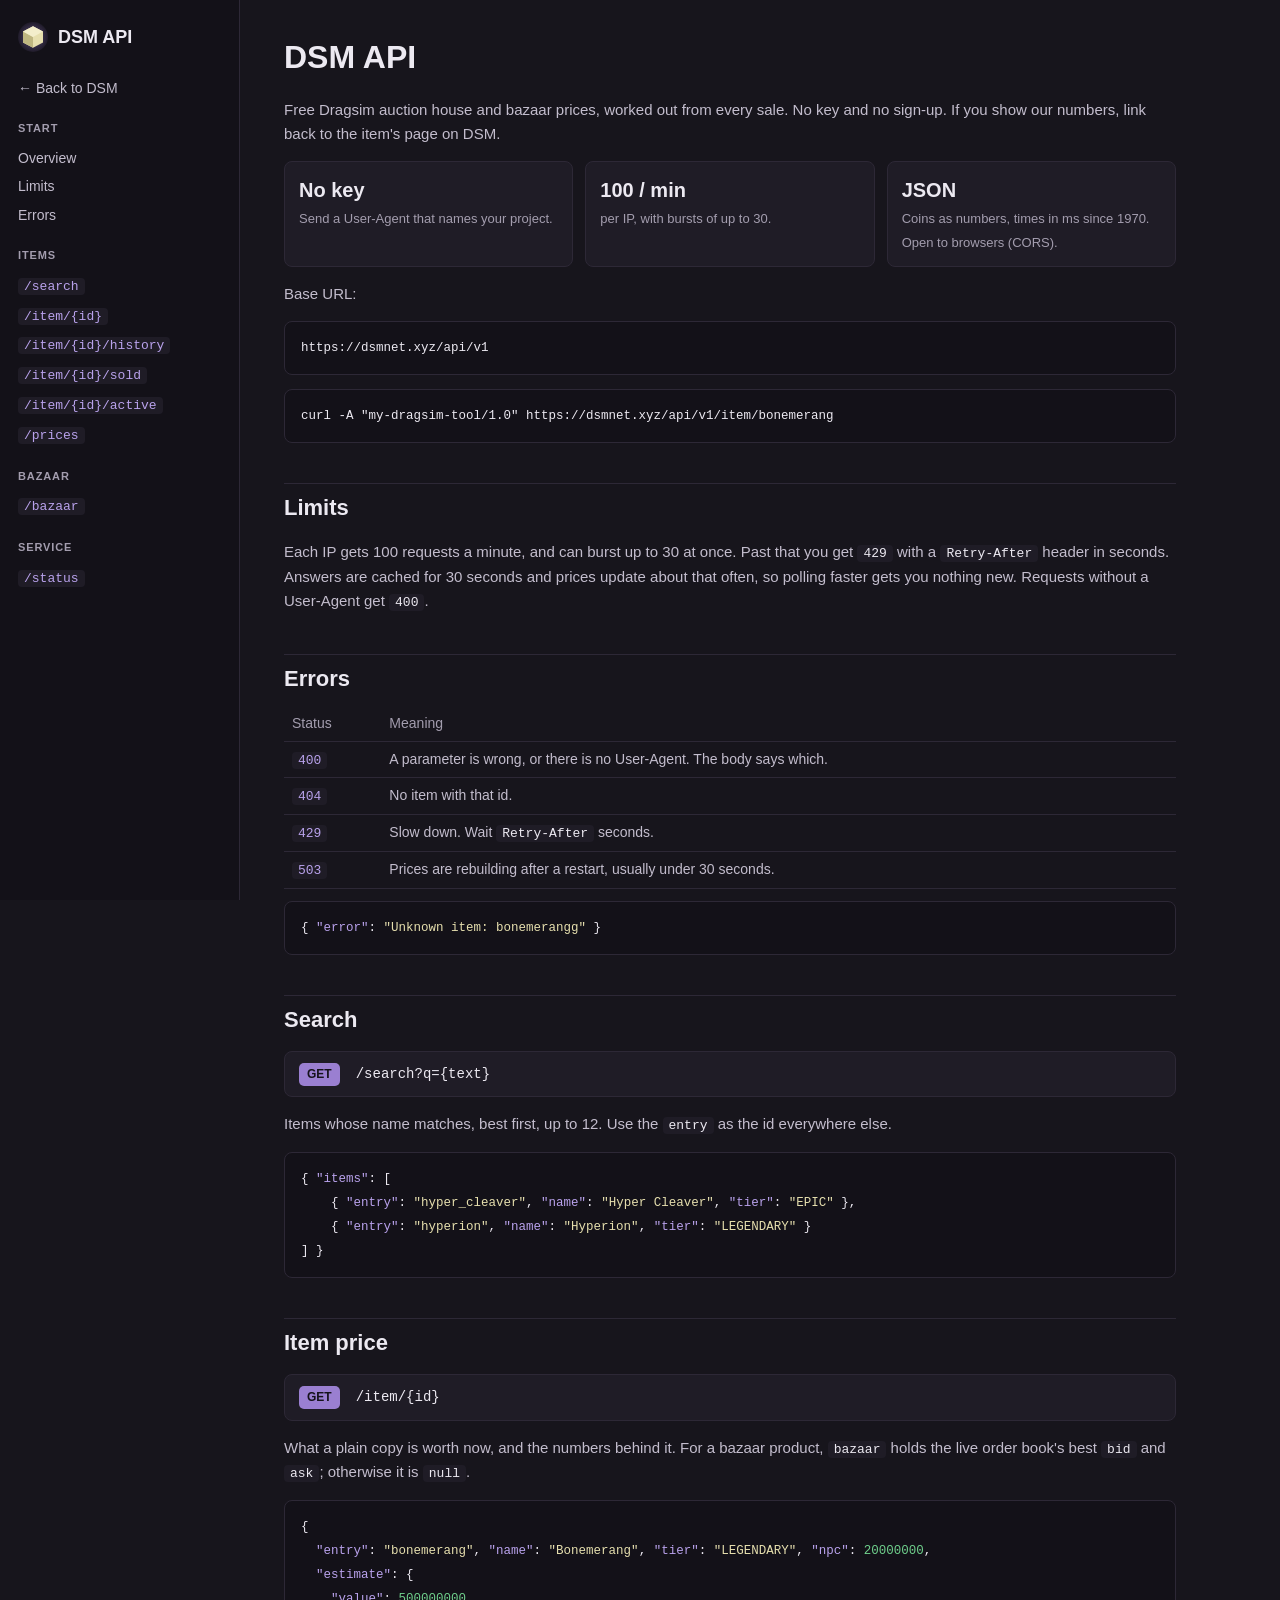
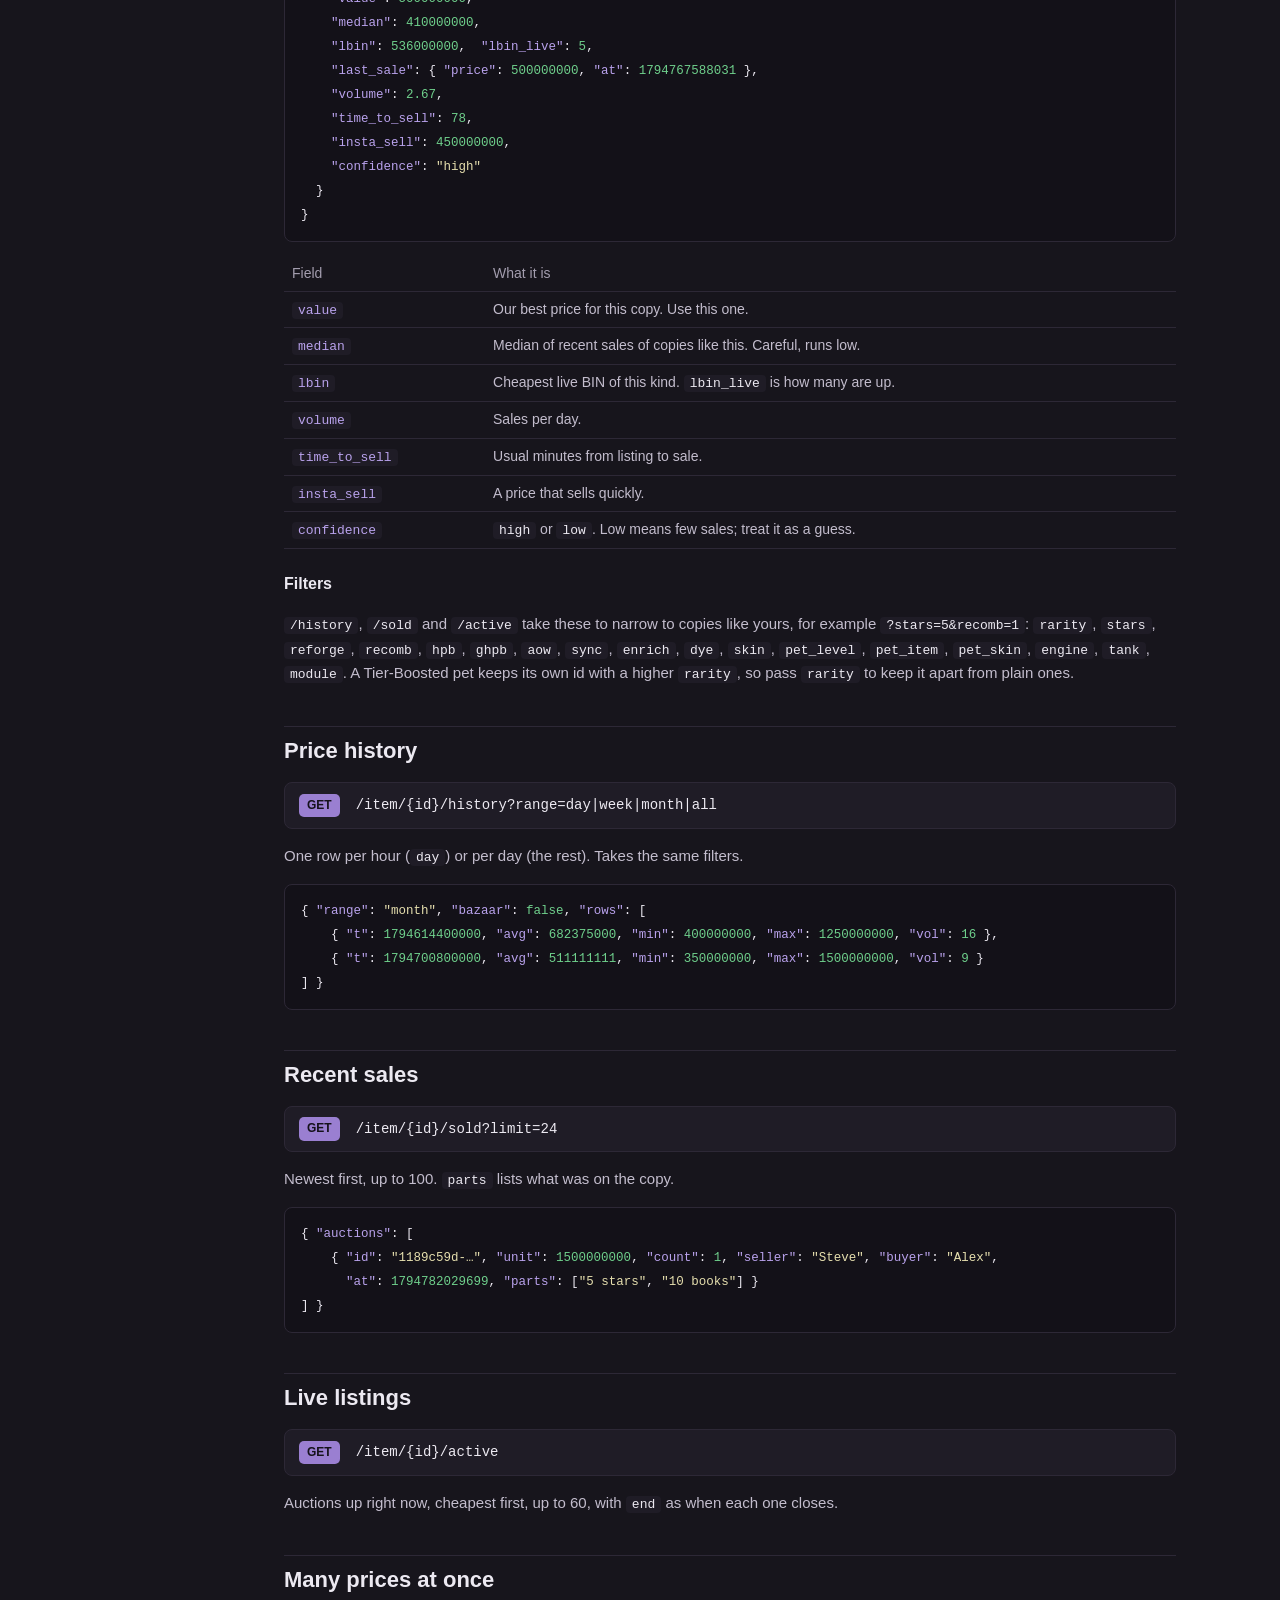
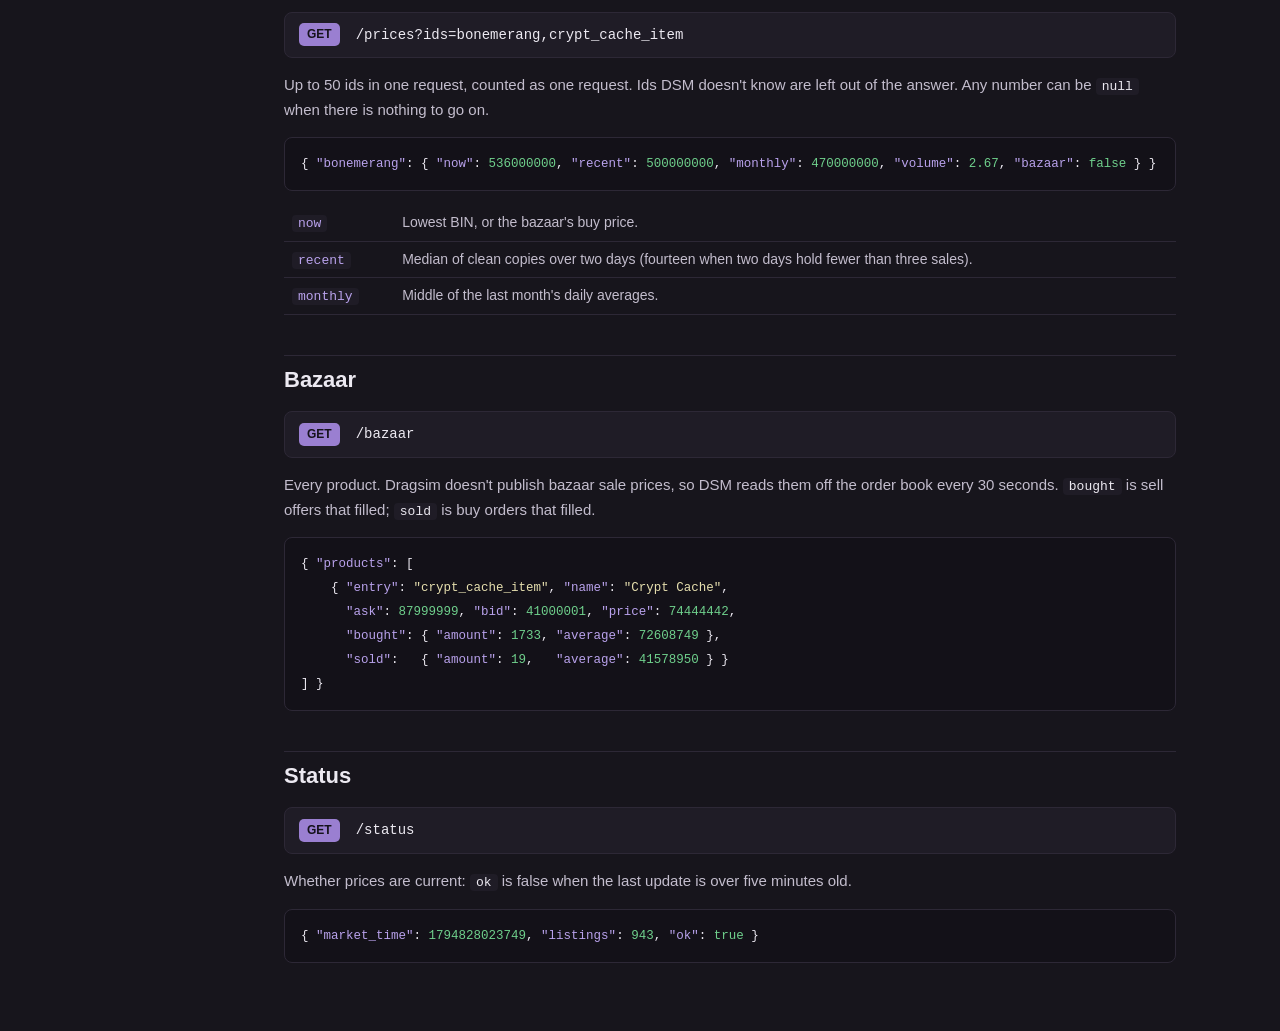
<file: server/site/api.html>
<!doctype html>
<html lang="en">
<head>
<meta charset="utf-8">
<meta name="viewport" content="width=device-width, initial-scale=1">
<title>DSM API</title>
<meta name="description" content="Free Dragsim auction house and bazaar prices.">
<style>
  :root { --bg:#17151c; --deep:#131118; --card:#1f1c26; --raised:#2d2836; --line2:#3d3748; --text:#ece9f1; --soft:#c3bdcd;
          --muted:#a39dae; --accent:#9a7fd1; --link:#b9a2ec; --cream:#e6dfae; --good:#6fd08c; --bad:#ef7d7d; }
  * { box-sizing: border-box; }
  body { margin: 0; background: var(--bg); color: var(--text); font: 15px/1.6 -apple-system, "Segoe UI", Roboto, sans-serif; }
  .wrap { display: grid; grid-template-columns: 240px 1fr; min-height: 100vh; }
  nav { background: var(--deep); border-right: 1px solid var(--raised); padding: 22px 18px; position: sticky; top: 0; height: 100vh; }
  nav .brand { display: flex; align-items: center; gap: 10px; font-weight: 700; font-size: 18px; margin-bottom: 22px; }
  nav h4 { font-size: 11px; letter-spacing: .08em; text-transform: uppercase; color: var(--muted); margin: 18px 0 6px; }
  nav a { display: block; color: var(--soft); text-decoration: none; padding: 3px 0; font-size: 14px; }
  nav a code { color: var(--link); }
  main { padding: 32px 44px 80px; max-width: 980px; }
  .draft { display: inline-block; background: rgba(230, 223, 174, .12); color: var(--cream); border: 1px solid rgba(230, 223, 174, .3);
           border-radius: 999px; padding: 2px 12px; font-size: 12px; font-weight: 600; margin-bottom: 10px; }
  h1 { font-size: 32px; margin: 0 0 6px; }
  h2 { font-size: 22px; margin: 40px 0 10px; padding-top: 6px; border-top: 1px solid var(--raised); }
  h3 { font-size: 16px; margin: 22px 0 8px; }
  p, li { color: var(--soft); }
  a { color: var(--link); }
  code { font-family: ui-monospace, Consolas, monospace; font-size: 13px; background: var(--card); padding: 1px 6px; border-radius: 4px; color: var(--text); }
  pre { background: var(--deep); border: 1px solid var(--raised); border-radius: 8px; padding: 14px 16px; overflow-x: auto; margin: 8px 0 14px; }
  pre code { background: none; padding: 0; font-size: 12.5px; line-height: 1.55; }
  .k { color: var(--link); } .s { color: var(--cream); } .n { color: var(--good); }
  .ep { display: flex; align-items: center; gap: 10px; background: var(--card); border: 1px solid var(--raised); border-radius: 8px; padding: 10px 14px; margin: 14px 0 6px; }
  .ep .m { background: var(--accent); color: #15121b; font-weight: 700; font-size: 12px; border-radius: 5px; padding: 2px 8px; }
  .ep code { background: none; font-size: 14px; }
  table { width: 100%; border-collapse: collapse; margin: 6px 0 12px; font-size: 14px; }
  th { text-align: left; color: var(--muted); font-weight: 500; border-bottom: 1px solid var(--raised); padding: 6px 8px; }
  td { border-bottom: 1px solid var(--raised); padding: 6px 8px; color: var(--soft); vertical-align: top; }
  td:first-child code { color: var(--link); }
  .cards { display: grid; grid-template-columns: repeat(3, 1fr); gap: 12px; margin: 14px 0; }
  .card { background: var(--card); border: 1px solid var(--raised); border-radius: 8px; padding: 12px 14px; }
  .card b { display: block; font-size: 20px; color: var(--text); }
  .card span { color: var(--muted); font-size: 13px; }
</style>
</head>
<body>
<div class="wrap">
<nav>
  <div class="brand">
    <svg viewBox="0 0 36 36" width="30" height="30"><defs><radialGradient id="g" cx="50%" cy="50%" r="60%"><stop offset="0" stop-color="#9a7fd1" stop-opacity=".55"/><stop offset="1" stop-color="#9a7fd1" stop-opacity="0"/></radialGradient></defs><circle cx="18" cy="18" r="18" fill="url(#g)"/><path fill="#e6dfae" d="M18 5 30 11.5v13L18 31 6 24.5v-13z"/><path fill="#bfb781" d="M18 18v13L6 24.5v-13z"/><path fill="#f3eecb" d="M18 18 6 11.5 18 5l12 6.5z"/></svg>
    DSM API
  </div>
  <a href="/market/link/">&larr; Back to DSM</a>
  <h4>Start</h4>
  <a href="#intro">Overview</a>
  <a href="#limits">Limits</a>
  <a href="#errors">Errors</a>
  <h4>Items</h4>
  <a href="#search"><code>/search</code></a>
  <a href="#item"><code>/item/{id}</code></a>
  <a href="#history"><code>/item/{id}/history</code></a>
  <a href="#sold"><code>/item/{id}/sold</code></a>
  <a href="#active"><code>/item/{id}/active</code></a>
  <a href="#prices"><code>/prices</code></a>
  <h4>Bazaar</h4>
  <a href="#bazaar"><code>/bazaar</code></a>
  <h4>Service</h4>
  <a href="#status"><code>/status</code></a>
</nav>

<main>
  <h1 id="intro">DSM API</h1>
  <p>Free Dragsim auction house and bazaar prices, worked out from every sale. No key and no sign-up. If you show our numbers, link back to the item's page on DSM.</p>

  <div class="cards">
    <div class="card"><b>No key</b><span>Send a User-Agent that names your project.</span></div>
    <div class="card"><b>100 / min</b><span>per IP, with bursts of up to 30.</span></div>
    <div class="card"><b>JSON</b><span>Coins as numbers, times in ms since 1970. Open to browsers (CORS).</span></div>
  </div>

  <p>Base URL:</p>
  <pre><code>https://dsmnet.xyz/api/v1</code></pre>
  <pre><code>curl -A "my-dragsim-tool/1.0" https://dsmnet.xyz/api/v1/item/bonemerang</code></pre>

  <h2 id="limits">Limits</h2>
  <p>Each IP gets 100 requests a minute, and can burst up to 30 at once. Past that you get <code>429</code> with a <code>Retry-After</code> header in seconds. Answers are cached for 30 seconds and prices update about that often, so polling faster gets you nothing new. Requests without a User-Agent get <code>400</code>.</p>

  <h2 id="errors">Errors</h2>
  <table>
    <tr><th>Status</th><th>Meaning</th></tr>
    <tr><td><code>400</code></td><td>A parameter is wrong, or there is no User-Agent. The body says which.</td></tr>
    <tr><td><code>404</code></td><td>No item with that id.</td></tr>
    <tr><td><code>429</code></td><td>Slow down. Wait <code>Retry-After</code> seconds.</td></tr>
    <tr><td><code>503</code></td><td>Prices are rebuilding after a restart, usually under 30 seconds.</td></tr>
  </table>
  <pre><code>{ <span class="k">"error"</span>: <span class="s">"Unknown item: bonemerangg"</span> }</code></pre>

  <h2 id="search">Search</h2>
  <div class="ep"><span class="m">GET</span><code>/search?q={text}</code></div>
  <p>Items whose name matches, best first, up to 12. Use the <code>entry</code> as the id everywhere else.</p>
  <pre><code>{ <span class="k">"items"</span>: [
    { <span class="k">"entry"</span>: <span class="s">"hyper_cleaver"</span>, <span class="k">"name"</span>: <span class="s">"Hyper Cleaver"</span>, <span class="k">"tier"</span>: <span class="s">"EPIC"</span> },
    { <span class="k">"entry"</span>: <span class="s">"hyperion"</span>, <span class="k">"name"</span>: <span class="s">"Hyperion"</span>, <span class="k">"tier"</span>: <span class="s">"LEGENDARY"</span> }
] }</code></pre>

  <h2 id="item">Item price</h2>
  <div class="ep"><span class="m">GET</span><code>/item/{id}</code></div>
  <p>What a plain copy is worth now, and the numbers behind it. For a bazaar product, <code>bazaar</code> holds the live order book's best <code>bid</code> and <code>ask</code>; otherwise it is <code>null</code>.</p>
  <pre><code>{
  <span class="k">"entry"</span>: <span class="s">"bonemerang"</span>, <span class="k">"name"</span>: <span class="s">"Bonemerang"</span>, <span class="k">"tier"</span>: <span class="s">"LEGENDARY"</span>, <span class="k">"npc"</span>: <span class="n">20000000</span>,
  <span class="k">"estimate"</span>: {
    <span class="k">"value"</span>: <span class="n">500000000</span>,
    <span class="k">"median"</span>: <span class="n">410000000</span>,
    <span class="k">"lbin"</span>: <span class="n">536000000</span>,  <span class="k">"lbin_live"</span>: <span class="n">5</span>,
    <span class="k">"last_sale"</span>: { <span class="k">"price"</span>: <span class="n">500000000</span>, <span class="k">"at"</span>: <span class="n">1794767588031</span> },
    <span class="k">"volume"</span>: <span class="n">2.67</span>,
    <span class="k">"time_to_sell"</span>: <span class="n">78</span>,
    <span class="k">"insta_sell"</span>: <span class="n">450000000</span>,
    <span class="k">"confidence"</span>: <span class="s">"high"</span>
  }
}</code></pre>
  <table>
    <tr><th>Field</th><th>What it is</th></tr>
    <tr><td><code>value</code></td><td>Our best price for this copy. Use this one.</td></tr>
    <tr><td><code>median</code></td><td>Median of recent sales of copies like this. Careful, runs low.</td></tr>
    <tr><td><code>lbin</code></td><td>Cheapest live BIN of this kind. <code>lbin_live</code> is how many are up.</td></tr>
    <tr><td><code>volume</code></td><td>Sales per day.</td></tr>
    <tr><td><code>time_to_sell</code></td><td>Usual minutes from listing to sale.</td></tr>
    <tr><td><code>insta_sell</code></td><td>A price that sells quickly.</td></tr>
    <tr><td><code>confidence</code></td><td><code>high</code> or <code>low</code>. Low means few sales; treat it as a guess.</td></tr>
  </table>
  <h3>Filters</h3>
  <p><code>/history</code>, <code>/sold</code> and <code>/active</code> take these to narrow to copies like yours, for example <code>?stars=5&amp;recomb=1</code>: <code>rarity</code>, <code>stars</code>, <code>reforge</code>, <code>recomb</code>, <code>hpb</code>, <code>ghpb</code>, <code>aow</code>, <code>sync</code>, <code>enrich</code>, <code>dye</code>, <code>skin</code>, <code>pet_level</code>, <code>pet_item</code>, <code>pet_skin</code>, <code>engine</code>, <code>tank</code>, <code>module</code>. A Tier-Boosted pet keeps its own id with a higher <code>rarity</code>, so pass <code>rarity</code> to keep it apart from plain ones.</p>

  <h2 id="history">Price history</h2>
  <div class="ep"><span class="m">GET</span><code>/item/{id}/history?range=day|week|month|all</code></div>
  <p>One row per hour (<code>day</code>) or per day (the rest). Takes the same filters.</p>
  <pre><code>{ <span class="k">"range"</span>: <span class="s">"month"</span>, <span class="k">"bazaar"</span>: <span class="n">false</span>, <span class="k">"rows"</span>: [
    { <span class="k">"t"</span>: <span class="n">1794614400000</span>, <span class="k">"avg"</span>: <span class="n">682375000</span>, <span class="k">"min"</span>: <span class="n">400000000</span>, <span class="k">"max"</span>: <span class="n">1250000000</span>, <span class="k">"vol"</span>: <span class="n">16</span> },
    { <span class="k">"t"</span>: <span class="n">1794700800000</span>, <span class="k">"avg"</span>: <span class="n">511111111</span>, <span class="k">"min"</span>: <span class="n">350000000</span>, <span class="k">"max"</span>: <span class="n">1500000000</span>, <span class="k">"vol"</span>: <span class="n">9</span> }
] }</code></pre>

  <h2 id="sold">Recent sales</h2>
  <div class="ep"><span class="m">GET</span><code>/item/{id}/sold?limit=24</code></div>
  <p>Newest first, up to 100. <code>parts</code> lists what was on the copy.</p>
  <pre><code>{ <span class="k">"auctions"</span>: [
    { <span class="k">"id"</span>: <span class="s">"1189c59d-…"</span>, <span class="k">"unit"</span>: <span class="n">1500000000</span>, <span class="k">"count"</span>: <span class="n">1</span>, <span class="k">"seller"</span>: <span class="s">"Steve"</span>, <span class="k">"buyer"</span>: <span class="s">"Alex"</span>,
      <span class="k">"at"</span>: <span class="n">1794782029699</span>, <span class="k">"parts"</span>: [<span class="s">"5 stars"</span>, <span class="s">"10 books"</span>] }
] }</code></pre>

  <h2 id="active">Live listings</h2>
  <div class="ep"><span class="m">GET</span><code>/item/{id}/active</code></div>
  <p>Auctions up right now, cheapest first, up to 60, with <code>end</code> as when each one closes.</p>

  <h2 id="prices">Many prices at once</h2>
  <div class="ep"><span class="m">GET</span><code>/prices?ids=bonemerang,crypt_cache_item</code></div>
  <p>Up to 50 ids in one request, counted as one request. Ids DSM doesn't know are left out of the answer. Any number can be <code>null</code> when there is nothing to go on.</p>
  <pre><code>{ <span class="k">"bonemerang"</span>: { <span class="k">"now"</span>: <span class="n">536000000</span>, <span class="k">"recent"</span>: <span class="n">500000000</span>, <span class="k">"monthly"</span>: <span class="n">470000000</span>, <span class="k">"volume"</span>: <span class="n">2.67</span>, <span class="k">"bazaar"</span>: <span class="n">false</span> } }</code></pre>
  <table>
    <tr><td><code>now</code></td><td>Lowest BIN, or the bazaar's buy price.</td></tr>
    <tr><td><code>recent</code></td><td>Median of clean copies over two days (fourteen when two days hold fewer than three sales).</td></tr>
    <tr><td><code>monthly</code></td><td>Middle of the last month's daily averages.</td></tr>
  </table>

  <h2 id="bazaar">Bazaar</h2>
  <div class="ep"><span class="m">GET</span><code>/bazaar</code></div>
  <p>Every product. Dragsim doesn't publish bazaar sale prices, so DSM reads them off the order book every 30 seconds. <code>bought</code> is sell offers that filled; <code>sold</code> is buy orders that filled.</p>
  <pre><code>{ <span class="k">"products"</span>: [
    { <span class="k">"entry"</span>: <span class="s">"crypt_cache_item"</span>, <span class="k">"name"</span>: <span class="s">"Crypt Cache"</span>,
      <span class="k">"ask"</span>: <span class="n">87999999</span>, <span class="k">"bid"</span>: <span class="n">41000001</span>, <span class="k">"price"</span>: <span class="n">74444442</span>,
      <span class="k">"bought"</span>: { <span class="k">"amount"</span>: <span class="n">1733</span>, <span class="k">"average"</span>: <span class="n">72608749</span> },
      <span class="k">"sold"</span>:   { <span class="k">"amount"</span>: <span class="n">19</span>,   <span class="k">"average"</span>: <span class="n">41578950</span> } }
] }</code></pre>

  <h2 id="status">Status</h2>
  <div class="ep"><span class="m">GET</span><code>/status</code></div>
  <p>Whether prices are current: <code>ok</code> is false when the last update is over five minutes old.</p>
  <pre><code>{ <span class="k">"market_time"</span>: <span class="n">1794828023749</span>, <span class="k">"listings"</span>: <span class="n">943</span>, <span class="k">"ok"</span>: <span class="n">true</span> }</code></pre>
</main>
</div>
</body>
</html>
</file>
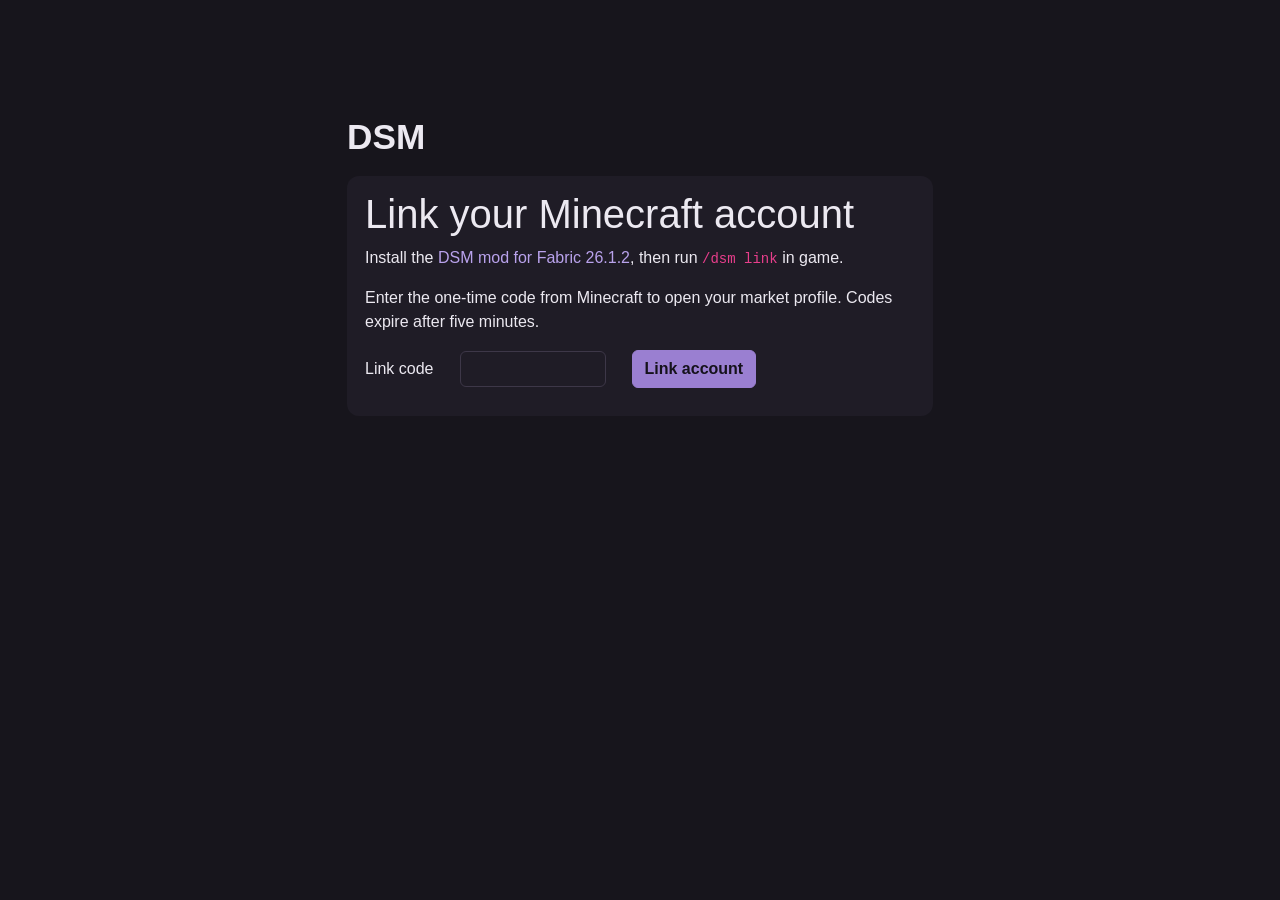
<file: server/site/link.html>
<!doctype html>
<html lang="en">
<head>
<meta charset="utf-8">
<meta name="viewport" content="width=device-width, initial-scale=1">
<meta name="referrer" content="no-referrer">
<meta name="robots" content="noindex,nofollow">
<title>Link Minecraft · DSM</title>
<link rel="icon" href="data:image/svg+xml,%3Csvg viewBox="0 0 36 36"%3E%3Cdefs%3E%3CradialGradient id="endGlow" cx="50%25" cy="50%25" r="60%25"%3E%3Cstop offset="0" stop-color="#9a7fd1" stop-opacity=".55"/%3E%3Cstop offset="1" stop-color="#9a7fd1" stop-opacity="0"/%3E%3C/radialGradient%3E%3C/defs%3E%3Ccircle cx="18" cy="18" r="18" fill="url%28#endGlow%29"/%3E%3Cpath fill="#e6dfae" d="M18 5 30 11.5v13L18 31 6 24.5v-13z"/%3E%3Cpath fill="#bfb781" d="M18 18v13L6 24.5v-13z"/%3E%3Cpath fill="#f3eecb" d="M18 18 6 11.5 18 5l12 6.5z"/%3E%3Ccircle cx="12" cy="22" r="1.3" fill="#a59d6b"/%3E%3Ccircle cx="23" cy="24" r="1.1" fill="#d3cb98"/%3E%3Ccircle cx="19" cy="11" r="1.1" fill="#d6cf9f"/%3E%3C/svg%3E">
<link rel="stylesheet" href="bootstrap-dark.css?v=ca9ff483">
<link rel="stylesheet" href="style.css?v=00047fa5">
<script defer src="link.js?v=ef636ce6"></script>
</head>
<body>
<main class="link-shell">
  <h1 class="page">DSM</h1>
  <section class="panel">
    <h2>Link your Minecraft account</h2>
    <p>Install the <a class="link" href="dragsim-market-client.jar" download>DSM mod for Fabric 26.1.2</a>, then run <code>/dsm link</code> in game.</p>
    <p>Enter the one-time code from Minecraft to open your market profile. Codes expire after five minutes.</p>
    <form id="linkForm" class="controls">
      <label for="linkCode">Link code</label>
      <input id="linkCode" type="text" size="12" maxlength="8" pattern="[0-9A-Fa-f]{8}" spellcheck="false" autocomplete="off" required>
      <button class="btn btn-primary" type="submit">Link account</button>
    </form>
    <p id="linkMessage" class="mb-0 text-muted" role="status"></p>
  </section>
</main>
</body>
</html>
</file>
<file: server/site/style.css>
/* The site's own layouts on top of bootstrap-dark.css (Bootswatch Darkly, MIT).
   Palette "Endstone dusk": charcoal with a faint violet cast, a soft lavender accent and end stone
   cream for highlights. Every surface is a token here, so a change of look is one block, and the
   Bootstrap variables below follow the same tokens so its buttons and tables match. Item rarity
   colours, profit green and loss red are left alone: they carry meaning, not the theme. */
:root {
  --rail: 80px;
  --bg: #17151c; --deep: #131118; --card: #1f1c26; --hover: #2a2633; --raised: #2d2836; --hover2: #3a3446;
  --line2: #3d3748; --text: #ece9f1; --soft2: #d6d1de; --soft: #c3bdcd; --muted: #a39dae; --faint: #8a8495;
  --accent: #9a7fd1; --accent-hi: #ab94dc; --accent-lo: #8a6fc4; --accent-dim: #4a3d6b; --on-accent: #15121b;
  --link: #b9a2ec; --link-hover: #d3c5f5; --cream: #e6dfae;
  /* Gain and loss: one green and one red everywhere. There were three of each (lime, #4ade80,
     #55ff55; #ff4d4d, #f87171, #ff5555), and pure lime glowed on the dark background. The game's
     own #55ff55/#ff5555 stay only in .receipt, which copies the chat line. */
  --gain: #4ade80; --loss: #f87171;
  /* One card radius and one for things inside a card. Cards were 20, 12, 10 and 6px side by side,
     which made Deals, Flips and the Notifier look like three sites. */
  --radius: 12px; --radius-in: 6px;
  /* Cards lift with a soft shadow and a hairline, not a solid border: on this background a border
     reads as an outline, not as depth. */
  --elev: 0 0 0 1px rgb(255 255 255 / .04), 0 2px 8px rgb(0 0 0 / .35);
  /* Motion: an ease-out that starts fast, so a hover or press answers at once and then settles.
     150ms for colour, 100ms for a press; nothing on page changes or typing, which happen too
     often for motion to stay pleasant. */
  --ease-out: cubic-bezier(.23, 1, .32, 1); --fast: 150ms; --press: 100ms;
  --bs-body-bg: var(--bg); --bs-body-color: var(--text); --bs-border-color: var(--raised);
  --bs-primary: #9a7fd1; --bs-primary-rgb: 154, 127, 209; --bs-link-color: var(--link); --bs-link-hover-color: var(--link-hover);
}
.btn-primary { --bs-btn-color: var(--on-accent); --bs-btn-bg: var(--accent); --bs-btn-border-color: var(--accent);
  --bs-btn-hover-color: var(--on-accent); --bs-btn-hover-bg: var(--accent-hi); --bs-btn-hover-border-color: var(--accent-hi);
  --bs-btn-active-color: var(--on-accent); --bs-btn-active-bg: var(--accent-lo); --bs-btn-active-border-color: var(--accent-lo);
  --bs-btn-disabled-color: var(--on-accent); --bs-btn-disabled-bg: var(--accent); --bs-btn-disabled-border-color: var(--accent); font-weight: 600; }
.btn-secondary { --bs-btn-color: var(--text); --bs-btn-bg: var(--raised); --bs-btn-border-color: var(--raised);
  --bs-btn-hover-color: var(--text); --bs-btn-hover-bg: var(--hover2); --bs-btn-hover-border-color: var(--hover2);
  --bs-btn-active-bg: var(--hover2); --bs-btn-active-border-color: var(--hover2); }
.text-muted { color: var(--muted) !important; }
.bg-secondary { background-color: var(--raised) !important; }
html, body { background: var(--bg); color: var(--text); overflow-x: hidden; }
body { font-family: -apple-system, BlinkMacSystemFont, "Segoe UI", Roboto, Oxygen, Ubuntu, Cantarell, "Fira Sans", "Droid Sans", "Helvetica Neue", sans-serif; font-size: 16px; }
a { color: inherit; text-decoration: none; }
a:hover { color: #fff; }
.link { color: var(--link); }
.link:hover { color: var(--link-hover); text-decoration: underline; }
hr { border-color: var(--line2); opacity: 1; margin: 10px 0; }
::-webkit-scrollbar { width: 12px; background: var(--deep); }
::-webkit-scrollbar-thumb { background: var(--line2); border-radius: 10px; }
::-webkit-scrollbar-thumb:hover { background: var(--muted); }

#rail {
  position: fixed; left: 0; top: 0; bottom: 0; width: var(--rail); z-index: 20;
  display: flex; flex-direction: column; align-items: stretch;
  background: var(--deep); overflow: hidden;
  transition: width 120ms var(--ease-out), box-shadow 120ms var(--ease-out);
}
/* It used to open on every pass of the mouse to the left edge. Now it waits a beat before opening
   and closes at once, so crossing it on the way to the page does nothing. */
#rail:hover { width: 230px; box-shadow: 2px 0 12px rgba(0,0,0,.5); transition-delay: 120ms; transition-duration: 200ms; }
#rail .logo { display: flex; align-items: center; gap: 26px; height: 88px; padding: 0 22px; border-bottom: 1px solid var(--raised); white-space: nowrap; font-weight: bold; letter-spacing: .5px; }
#rail .logo svg { flex: 0 0 36px; }
#rail a.item { display: flex; align-items: center; gap: 32px; height: 50px; padding: 0 28px; white-space: nowrap; color: #fff; }
#rail a.item { transition: background-color var(--fast) var(--ease-out); }
#rail a.item:hover { background: var(--hover2); }
#rail a.item.on { background: var(--accent-dim); }
#rail a.item svg { flex: 0 0 24px; }
/* Outline icons, filled only on the page you're on, so where you are reads from the icon too. */
#rail a.item .ic { display: flex; flex: 0 0 24px; font-style: normal; }
#rail a.item .ic.fill, #rail a.item.on .ic.line { display: none; }
#rail a.item.on .ic.fill { display: flex; }

#shell { margin-left: var(--rail); min-height: 100vh; display: flex; flex-direction: column; }
#bar { display: flex; align-items: center; gap: 12px; padding: 20px 32px 8px; }
#burger { display: none; background: none; border: 0; color: inherit; padding: 0; cursor: pointer; }
.search { position: relative; flex: 1; }
.search input { width: 100%; height: 38px; padding: 6px 16px; color: #fff; background: var(--card); border: 0; border-radius: 10px; font: inherit; }
.search input:focus { outline: 2px solid var(--accent); }
.search input::placeholder { color: var(--faint); }
#results { position: absolute; left: 0; right: 0; top: 42px; z-index: 15; max-height: 60vh; overflow: auto; background: var(--card); border: 1px solid var(--raised); border-radius: 10px;
  transition: opacity var(--fast) var(--ease-out), translate var(--fast) var(--ease-out); }
/* Eases in when it opens. New keystrokes only refill it, so typing never re-animates it, and it
   closes instantly. */
@starting-style { #results { opacity: 0; translate: 0 -4px; } }
#results a { display: flex; gap: 12px; align-items: center; padding: 8px 14px; transition: background-color var(--fast) var(--ease-out); }
#results a:hover { background: var(--raised); }
#results img, #results .noicon { width: 32px; height: 32px; margin: 0; }
#results a.previous span:last-child { color: #c389f6; }

main { flex: 1; width: 100%; max-width: 1500px; margin: 0 auto; padding: 14px 32px 50px; }
.link-shell { max-width: 650px; padding-top: clamp(32px, 12vh, 120px); }
#notifyDelivery .controls { flex-wrap: wrap; }
#notifyWebhook { width: min(340px, 100%); }
footer { padding: 0 32px 24px; color: var(--faint); font-size: 13px; text-align: center; }
h1.page { font-size: 2.2rem; font-weight: 700; margin: 8px 0 18px; }
h2.section { font-size: 1.5rem; font-weight: 700; margin: 30px 0 12px; }
.mono { font-family: monospace; font-weight: bold; }
.lime { color: var(--gain); }
.red { color: var(--loss); }
.gold { color: gold; }

.head-img { width: 32px; height: 32px; border-radius: 3px; image-rendering: pixelated; vertical-align: middle; }
.item-img { width: 48px; height: 48px; margin-right: 10px; object-fit: contain; image-rendering: pixelated; vertical-align: middle; }
.noicon { display: inline-flex; align-items: center; justify-content: center; width: 48px; height: 48px; margin-right: 10px; background: var(--hover); border-radius: 6px; color: var(--soft); font-weight: bold; vertical-align: middle; }

/* Auctions | Bids, and the chart's range buttons */
.toggle { display: flex; width: 100%; margin: 10px 0 14px; border-radius: 6px; overflow: hidden; }
.toggle button { flex: 1; padding: 7px 10px; border: 0; color: #fff; background: var(--raised); font: inherit; cursor: pointer; }
.toggle button:hover { background: var(--hover2); }
.toggle button.on { background: var(--accent-dim); }

/* Player auctions: two column cards */
.grid-2 { display: grid; grid-template-columns: repeat(auto-fill, minmax(520px, 1fr)); gap: 15px 18px; }
.auction { display: block; background: var(--card); box-shadow: var(--elev); border-radius: var(--radius); padding: 8px 16px; color: #fff; transition: background-color var(--fast) var(--ease-out); }
.auction:hover { background: var(--hover); color: #fff; }
.auction h4 { display: flex; align-items: center; flex-wrap: wrap; gap: 0 10px; font-family: monospace; font-weight: bold; font-size: 1.15rem; margin: 6px 0 8px; }
.auction h4 .item-img, .auction h4 .noicon { margin-right: 0; }
.auction p { margin: 0 0 6px; }
.auction .parts { color: var(--muted); font-size: 13px; }
.badge { font-size: 12px; vertical-align: middle; }

/* The cards under the chart */
.grid-4 { display: grid; grid-template-columns: repeat(auto-fill, minmax(230px, 1fr)); gap: 16px; }
.mini { display: block; background: var(--card); border-radius: var(--radius); overflow: hidden; color: #fff; transition: background-color var(--fast) var(--ease-out); }
.mini:hover { background: var(--hover); color: #fff; }
.mini .top { display: flex; align-items: center; gap: 8px; padding: 8px 10px; background: var(--raised); font-weight: 700; }
.mini .top img, .mini .top .noicon { width: 28px; height: 28px; margin: 0; }
.mini .body { padding: 10px 12px; }
.mini .who { display: flex; align-items: center; gap: 10px; padding-bottom: 8px; border-bottom: 1px solid var(--line2); margin-bottom: 8px; min-width: 0; }
.mini .who span { overflow: hidden; text-overflow: ellipsis; white-space: nowrap; }
.mini .when { color: var(--soft2); font-size: 14px; }

/* Tracked flips */
.flip-total { font-size: 1.6rem; font-weight: 700; margin: 6px 0 14px; display: flex; flex-wrap: wrap; align-items: center; justify-content: space-between; gap: 10px; }
.controls { display: flex; flex-wrap: wrap; gap: 12px 26px; align-items: center; margin-bottom: 14px; }
.controls label { display: flex; align-items: center; gap: 10px; }
.controls select, .controls input { background: var(--card); color: #fff; border: 1px solid var(--line2); border-radius: 6px; padding: 5px 10px; font: inherit; }
.flip { background: var(--card); box-shadow: var(--elev); border-radius: var(--radius); padding: 12px 18px; margin-bottom: 15px; }
.flip-title { display: flex; justify-content: space-between; gap: 14px; align-items: center; font-size: 1.25rem; font-weight: 600; margin: 0; }
.flip-title .it { min-width: 0; overflow: hidden; text-overflow: ellipsis; white-space: nowrap; }
.flip-title .it img, .flip-title .it .noicon { width: 36px; height: 36px; margin-right: 6px; }
.flip-prices { display: flex; align-items: center; justify-content: space-around; gap: 10px; margin: 6px 0; }
.price-box { flex: 0 1 340px; text-align: center; background: var(--raised); border-radius: var(--radius-in); transition: background-color var(--fast) var(--ease-out); padding: 8px 12px; font-size: 1.15rem; font-weight: 500; }
.price-box small { display: block; color: var(--soft); font-size: 12px; font-weight: 400; }
a.price-box:hover { background: var(--hover2); }
.flip-meta { margin: 8px 0 4px; }
.flip-meta > * { margin-right: 14px; }
.flip table { max-width: 620px; margin: 2px 0 6px; }
.flip td { padding: 3px 12px 3px 0; border: 0; border-bottom: 1px solid var(--raised); background: transparent; color: #fff; }
.flip .why { color: var(--muted); font-size: 13px; }

/* Flipper */
.grid-deals { display: grid; grid-template-columns: repeat(auto-fill, minmax(300px, 1fr)); gap: 16px; }
.deal { background: var(--card); border-radius: var(--radius); overflow: hidden; display: flex; flex-direction: column; }
.deal .top { display: flex; align-items: center; gap: 8px; padding: 8px 12px; background: var(--raised); }
.deal .top img, .deal .top .noicon { width: 28px; height: 28px; margin: 0; }
.deal .top .nm { flex: 1; min-width: 0; overflow: hidden; text-overflow: ellipsis; white-space: nowrap; font-weight: 600; }
.deal .body { padding: 10px 14px; flex: 1; }
.deal .body p { margin: 0 0 6px; }
/* Label left, value right: half the height of a label over each value, and the numbers line up. */
.deal .body p:not(.text-muted) { display: flex; flex-wrap: wrap; justify-content: space-between; gap: 0 12px; }
.deal .body { font-size: 15px; }
/* A value too long for the line drops under its label but stays on the right with the others. */
.deal .body b { margin-left: auto; text-align: right; }
.deal .foot { padding: 8px 14px 12px; }
.deal .copy { width: 100%; }

/* Item page */
.item-head { display: flex; align-items: center; flex-wrap: wrap; gap: 8px; margin: 6px 0 10px; }
.item-head h1 { font-size: 1.5rem; font-weight: 700; margin: 0; }
.item-title { display: flex; align-items: center; gap: 8px; min-width: 0; }
.item-title:hover h1 { text-decoration: underline; }
.filter-row { display: flex; flex-wrap: wrap; align-items: center; gap: 10px 16px; margin: 4px 0 8px; }
.filter-row label { display: flex; align-items: center; gap: 8px; }
.filter-row[hidden] { display: none; }
.filter-row select { max-width: 200px; background: var(--card); color: #fff; border: 1px solid var(--line2); border-radius: 6px; padding: 4px 8px; font: inherit; }
.add-filter { background: none; border: 0; color: #fff; font: inherit; cursor: pointer; padding: 0; }
.chart { height: 50vh; min-height: 340px; width: 100%; margin: 8px 0 12px; }
.avg { text-align: center; margin-bottom: 14px; }
.panel { background: var(--card); border-radius: var(--radius); padding: 14px 18px; margin: 16px 0; }
.panel h3 { font-size: 1.1rem; font-weight: 700; margin: 0 0 10px; }
.mod h3 { margin-top: 20px; }
.mod ol { padding-left: 22px; }
.mod li { margin-bottom: 6px; }
.mod .table td:first-child { white-space: nowrap; width: 1%; }
.download { display: inline-flex; align-items: center; gap: 6px; }
.mod .download { margin: 6px 0 4px; }
.stats { display: grid; grid-template-columns: repeat(auto-fit, minmax(170px, 1fr)); gap: 12px 24px; }
.stats b { display: block; font-size: 1.15rem; }
.stats span { color: var(--soft); font-size: 13px; }
.table { color: #fff; margin-bottom: 0; }
.table th { color: var(--soft); font-weight: 500; }
.table td, .table th { background: transparent; border-color: var(--raised); color: inherit; }
.num { text-align: right; white-space: nowrap; }

/* Crafts */
.grid-crafts { display: grid; grid-template-columns: repeat(auto-fill, minmax(420px, 1fr)); gap: 15px 18px; }
.line { margin: 0 0 6px; }
.line > span:first-child { display: inline-block; width: 150px; color: var(--soft2); }
.check { cursor: pointer; }
.check input { width: 18px; height: 18px; accent-color: var(--accent); }
.summary { display: flex; flex-wrap: wrap; gap: 14px; margin: 12px 0 16px; }
.summary div { flex: 1 1 220px; background: var(--card); border-radius: var(--radius); padding: 12px 16px; }
.summary div > span:first-child { display: block; color: var(--soft); font-size: 13px; }
.summary strong { font-size: 1.3rem; }
.step { display: flex; justify-content: space-between; gap: 14px; padding: 7px 0; border-bottom: 1px solid var(--raised); }
.step:last-child { border-bottom: 0; }
.step img, .step .noicon { width: 24px; height: 24px; margin-right: 6px; font-size: 12px; }
.step .what { min-width: 0; }
.step a:hover { text-decoration: underline; }
.step .how { display: block; color: var(--muted); font-size: 13px; }
.sources { color: var(--muted); font-size: 13px; }

/* Reported trades, drawn the way the game prints them */
.receipt { background: var(--deep); border-radius: 6px; padding: 10px 14px; margin-bottom: 14px; font-family: monospace; font-size: 14px; line-height: 1.45; overflow-wrap: anywhere; }
.receipt .head { color: #55ff55; }
.receipt .plus { color: #55ff55; }
.receipt .minus { color: #ff5555; }
.receipt .coin { color: #ffaa00; }
.receipt .note { color: var(--muted); font-family: inherit; margin-top: 6px; font-size: 13px; }
.receipt .meta { color: var(--faint); font-size: 12px; margin-bottom: 4px; }

/* Notifier */
#rail a.item { position: relative; }
.dot { position: absolute; left: 42px; top: 7px; min-width: 18px; height: 18px; padding: 0 4px; border-radius: 9px; background: #e74c3c; color: #fff; font: 700 12px/18px sans-serif; text-align: center; }
.watch.hit { box-shadow: 0 0 0 1px var(--gain), var(--elev); }
.icon-btn { flex: none; padding: 4px; border: 0; background: none; color: var(--soft); cursor: pointer; }
.icon-btn:hover { color: var(--loss); }
.spark { display: block; width: 100%; height: 50px; margin: 12px 0 8px; }
.spark polyline { fill: none; stroke: var(--accent); stroke-width: 2; vector-effect: non-scaling-stroke; }
.spark line { stroke: var(--cream); stroke-width: 1.5; stroke-dasharray: 5 5; vector-effect: non-scaling-stroke; }
.hits { margin: 8px 0 0; color: var(--muted); font-size: 13px; }

/* Start page */
.hero { text-align: center; padding: 20px 0 16px; }
.hero h1 { font-size: 2.3rem; font-weight: 700; }
.hero p { color: var(--soft); max-width: 640px; margin: 0 auto; }
.news { background: var(--card); border-left: 4px solid var(--accent); border-radius: 4px; padding: 12px 18px; margin: 16px 0 26px; }
.news h3 { font-size: 1.05rem; font-weight: 700; margin: 0 0 8px; }
.news p { margin: 0 0 4px; }
/* auto-fit, so two tools share the row instead of sitting in half of a four-wide grid; icon
   beside the words, since a 680px tile with everything centred reads as empty. */
.tiles { display: grid; grid-template-columns: repeat(auto-fit, minmax(260px, 1fr)); gap: 16px; }
.tile { display: grid; grid-template-columns: auto 1fr; align-items: center; column-gap: 18px; background: var(--card); border-radius: var(--radius); transition: background-color var(--fast) var(--ease-out); padding: 20px 22px; color: #fff; }
.tile:hover { background: var(--hover); color: #fff; }
.tile svg { grid-row: span 2; }
.tile b { display: block; font-size: 1.05rem; }
.tile span { color: var(--soft); font-size: 14px; }
.hero[hidden] { display: none; }

/* Favorites: the bar on the start page and the star beside a name */
.fav-bar { margin: 1.5rem 0 1rem; padding: 1rem; background: rgba(31, 28, 38, .8); border-radius: var(--radius); box-shadow: var(--elev); display: flex; flex-direction: column; gap: .75rem; }
.fav-bar[hidden] { display: none; }
.fav-head { display: flex; align-items: center; justify-content: space-between; gap: .75rem; }
.fav-head h2 { font-size: 1.25rem; margin: 0; }
.fav-meta { display: flex; align-items: center; gap: .5rem; font-size: .85rem; color: var(--muted); }
.fav-error { margin: 0; color: var(--loss); font-size: .9rem; }
.fav-list { display: grid; grid-template-columns: repeat(auto-fit, minmax(260px, 1fr)); gap: .75rem; }
.fav-card { display: flex; justify-content: space-between; gap: .75rem; padding: .75rem; border-radius: var(--radius-in); background: linear-gradient(145deg, rgba(42, 38, 51, .9), rgba(23, 21, 28, .7)); box-shadow: 0 0 0 1px rgb(255 255 255 / .06); }
.fav-link { display: flex; flex: 1; gap: .75rem; color: inherit; }
.fav-link:hover { color: inherit; }
.fav-link:hover .fav-name { text-decoration: underline; }
.fav-icon { display: flex; flex: none; align-items: center; justify-content: center; width: 40px; height: 40px; border-radius: 8px; background: rgba(19, 17, 24, .6); }
.fav-icon .item-img, .fav-icon .noicon { width: 40px; height: 40px; margin: 0; }
.fav-details { display: flex; flex-direction: column; gap: .3rem; }
.fav-name { font-weight: 600; font-size: 1rem; color: #f4f4f5; }
.fav-stats { display: flex; flex-wrap: wrap; gap: .5rem; align-items: center; }
.fav-delta { font-weight: 500; }
.fav-delta.up { color: var(--gain); }
.fav-delta.down { color: var(--loss); }
.fav-pct { font-size: .85rem; }
.fav-actions { display: flex; flex-direction: column; justify-content: center; align-items: flex-end; gap: .5rem; flex-shrink: 0; }
.fav-actions .btn { display: inline-flex; align-items: center; gap: 4px; padding: .35rem .75rem; font-size: .85rem; }
.fav-toggle { display: inline-flex; align-items: center; gap: 6px; padding: 4px; border: none; border-radius: 6px; background: transparent; color: var(--muted); font-size: 1.5rem; line-height: 1; cursor: pointer; transition: color var(--fast) var(--ease-out), background-color var(--fast) var(--ease-out); }
.fav-toggle:hover, .fav-toggle:focus-visible { background-color: rgba(255, 255, 255, .06); color: #facc15; outline: none; }
.fav-toggle.active { color: #facc15; }
.fav-toggle.small { font-size: 1.1rem; padding: 2px; }
.skeleton { position: relative; display: inline-block; min-width: 90px; height: 1em; border-radius: 6px; background-color: rgba(255, 255, 255, .08); overflow: hidden; vertical-align: middle; }
.skeleton::after { content: ''; position: absolute; inset: 0; background: linear-gradient(90deg, transparent, rgba(255, 255, 255, .2), transparent); animation: shimmer 1.8s infinite; }
.badge-skeleton { height: 26px; min-width: 110px; border-radius: 999px; }
@keyframes shimmer { 0% { transform: translateX(-100%); } 100% { transform: translateX(100%); } }
/* Under 768px the actions fold into a menu */
.fav-more { display: none; position: relative; flex-shrink: 0; }
.fav-more-btn { display: flex; align-items: center; justify-content: center; padding: .5rem; border: none; border-radius: 8px; background: rgba(255, 255, 255, .08); color: #e4e4e7; cursor: pointer; transition: background-color var(--fast) var(--ease-out); }
.fav-more-btn:hover, .fav-more-btn:focus-visible { background: rgba(255, 255, 255, .12); }
.fav-menu { position: absolute; top: 100%; right: 0; z-index: 100; display: flex; flex-direction: column; gap: .25rem; min-width: 140px; margin-top: 4px; padding: .5rem; background: rgba(33, 30, 40, .98); border: 1px solid rgba(255, 255, 255, .1); border-radius: 10px; box-shadow: 0 4px 20px rgba(0, 0, 0, .4);
  transform-origin: top right; transition: opacity var(--fast) var(--ease-out), scale var(--fast) var(--ease-out); }
@starting-style { .fav-menu { opacity: 0; scale: .96; } }
.fav-menu[hidden] { display: none; }
.fav-menu-item { display: flex; align-items: center; gap: .5rem; padding: .5rem .75rem; border: none; border-radius: 6px; background: transparent; color: #e4e4e7; font: inherit; font-size: .9rem; text-align: left; white-space: nowrap; cursor: pointer; transition: background-color var(--fast) var(--ease-out); }
.fav-menu-item:hover { background: rgba(255, 255, 255, .08); color: #e4e4e7; }
/* Press feedback on things you click. Not on the big cards and tiles: 0.96 of a 300px card is a
   jump, not a press. */
.btn, .toggle button, .icon-btn, .fav-toggle, .fav-more-btn, .add-filter {
  transition: color var(--fast) var(--ease-out), background-color var(--fast) var(--ease-out),
    border-color var(--fast) var(--ease-out), scale var(--press) var(--ease-out);
}
.btn:active:not(:disabled), .toggle button:active, .icon-btn:active, .fav-toggle:active, .fav-more-btn:active, .add-filter:active { scale: .96; }

/* Reduced motion: colour still changes, nothing moves or slides. */
@media (prefers-reduced-motion: reduce) {
  *, *::before, *::after { transition-duration: 0s !important; transition-delay: 0s !important; animation: none !important; }
  .btn:active, .toggle button:active, .icon-btn:active, .fav-toggle:active, .fav-more-btn:active, .add-filter:active { scale: none; }
}

@media (max-width: 768px) {
  .fav-bar { padding: .75rem; }
  .fav-list { grid-template-columns: 1fr; }
  .fav-link, .fav-details { min-width: 0; overflow: hidden; }
  .fav-name { white-space: nowrap; overflow: hidden; text-overflow: ellipsis; }
  .fav-actions { display: none; }
  .fav-more { display: flex; }
}

@media (max-width: 760px) {
  :root { --rail: 0px; }
  #rail { width: 230px; translate: -240px 0; transition: translate 200ms var(--ease-out); }
  #rail.open, #rail:hover { translate: 0 0; width: 230px; transition-delay: 0s; }
  #burger { display: block; }
  #bar { padding: 12px 14px 6px; }
  main { padding: 10px 14px 40px; }
  footer { padding: 0 14px 20px; }
  .grid-2, .grid-crafts { grid-template-columns: 1fr; }
  h1.page, .hero h1 { font-size: 1.7rem; }
  .flip-prices { flex-direction: column; }
  .price-box { width: 100%; flex: none; }
  .flip-prices svg { transform: rotate(90deg); }
  .flip-title { flex-direction: column; align-items: flex-start; gap: 4px; }
  .chart { height: 320px; min-height: 0; }
}
</file>
